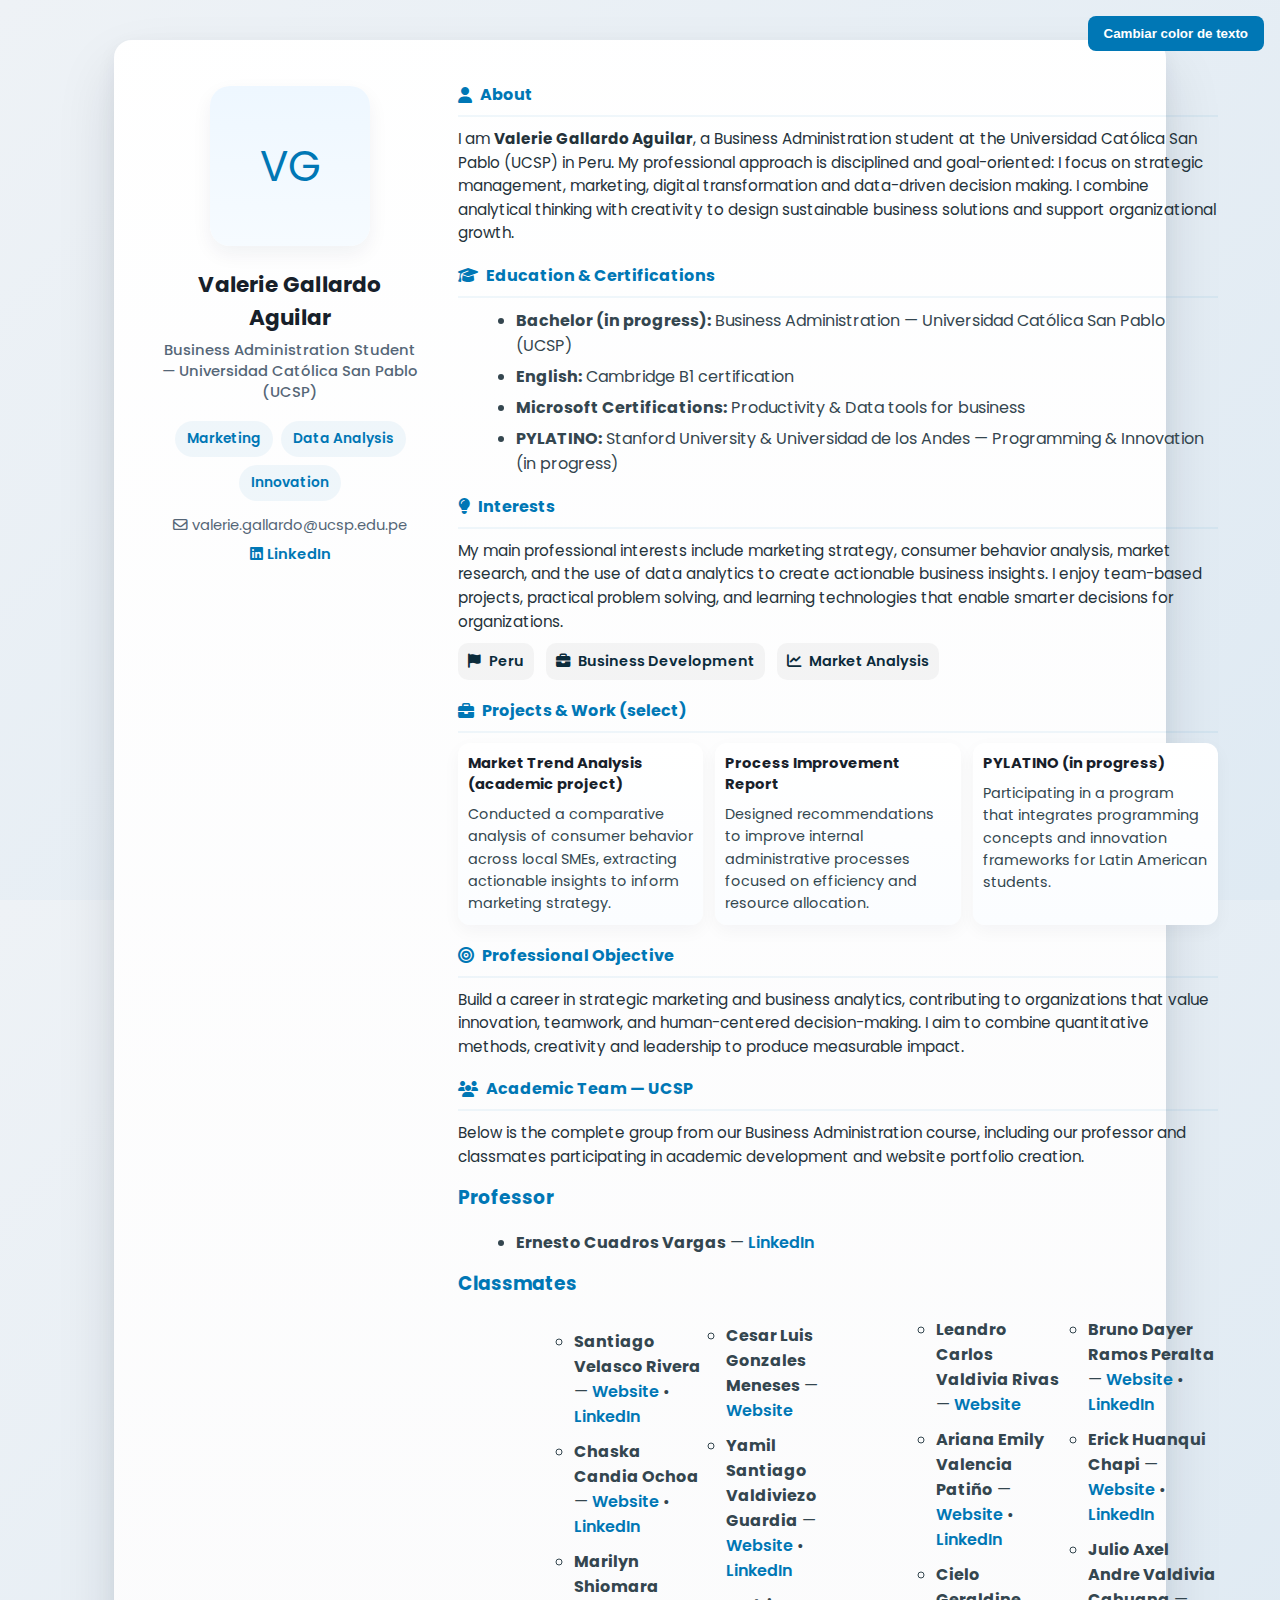
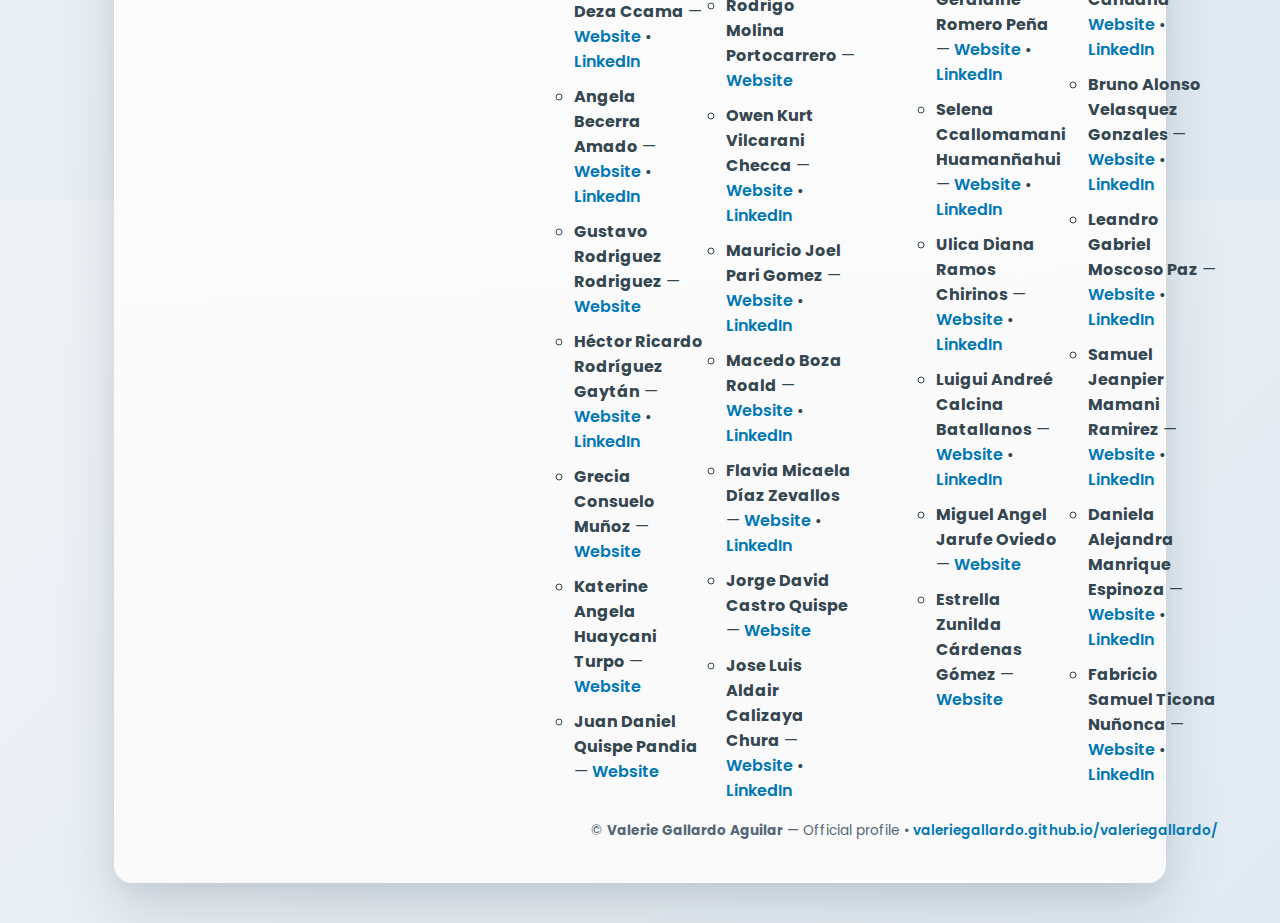
<file: index.html>
<!DOCTYPE html>
<html lang="en">
<head>
  <meta charset="utf-8" />
  <meta name="viewport" content="width=device-width,initial-scale=1" />
  <title>Valerie Gallardo Aguilar | Business Administration Student UCSP</title>

  <!-- Basic SEO -->
  <meta name="description" content="Official profile of Valerie Gallardo Aguilar — Business Administration student at Universidad Católica San Pablo (UCSP). Interests: marketing, data analysis, strategic management and innovation. Portfolio, education and contact." />
  <meta name="keywords" content="Valerie Gallardo Aguilar, Valerie Gallardo, UCSP, Business Administration, Marketing, Data Analysis, PYLATINO" />
  <meta name="author" content="Valerie Gallardo Aguilar" />
  <meta name="robots" content="index, follow" />

  <!-- Open Graph -->
  <meta property="og:title" content="Valerie Gallardo Aguilar — Official Profile" />
  <meta property="og:description" content="Business Administration student at UCSP. Portfolio, academic background, certifications and interests in business innovation." />
  <meta property="og:type" content="website" />
  <meta property="og:url" content="https://valeriegallardo.github.io/valeriegallardo/" />
  <meta property="og:site_name" content="Valerie Gallardo Aguilar — Official" />

  <!-- Twitter card -->
  <meta name="twitter:card" content="summary_large_image" />
  <meta name="twitter:title" content="Valerie Gallardo Aguilar — Official Profile" />
  <meta name="twitter:description" content="Business Administration student at UCSP. Portfolio, academic background, certifications and interests in business innovation." />

  <!-- Fonts & Icons -->
  <link href="https://fonts.googleapis.com/css2?family=Poppins:wght@300;400;600;700&display=swap" rel="stylesheet" />
  <link rel="stylesheet" href="https://cdnjs.cloudflare.com/ajax/libs/font-awesome/6.5.0/css/all.min.css" />

  <!-- Structured Data (JSON-LD) -->
  <script type="application/ld+json">
  {
    "@context": "https://schema.org",
    "@type": "Person",
    "name": "Valerie Gallardo Aguilar",
    "url": "https://valeriegallardo.github.io/valeriegallardo/",
    "sameAs": [
      "https://www.linkedin.com/in/valerie-gallardo/",
      "https://www.linkedin.com/in/ecuadrosv/"
    ],
    "jobTitle": "Business Administration Student",
    "affiliation": {
      "@type": "CollegeOrUniversity",
      "name": "Universidad Católica San Pablo (UCSP)"
    },
    "description": "Business Administration student at UCSP with interests in marketing, data-driven decision-making, innovation, and strategic management."
  }
  </script>

  <style>
    :root{
      --bg1: #eef2f6;
      --bg2: #dfeaf3;
      --card-bg: #ffffff;
      --accent: #0077b5;
      --muted: #556677;
      --radius: 18px;
      font-family: 'Poppins', system-ui, -apple-system, 'Segoe UI', Roboto, 'Helvetica Neue', Arial;
    }

    html,body{
      height:100%;
      margin:0;
      background: linear-gradient(135deg,var(--bg1),var(--bg2));
      -webkit-font-smoothing:antialiased;
      -moz-osx-font-smoothing:grayscale;
      color:#17202a;
    }

    /* Centering container */
    .stage{
      min-height:100vh;
      display:flex;
      align-items:center;
      justify-content:center;
      padding:40px 20px;
    }

    /* Floating card */
    .float-card{
      width: 980px;
      max-width: 96%;
      background: linear-gradient(180deg, rgba(255,255,255,0.98), rgba(250,250,251,0.98));
      border-radius: var(--radius);
      box-shadow: 0 30px 60px rgba(6,24,44,0.12), 0 8px 20px rgba(14,40,60,0.06);
      padding: 36px;
      transform-origin: center;
      animation: float 6s ease-in-out infinite;
      display: grid;
      grid-template-columns: 280px 1fr;
      gap: 26px;
      align-items:start;
    }

    @keyframes float {
      0% { transform: translateY(0px) rotate(0.01deg); }
      50% { transform: translateY(-14px) rotate(-0.2deg); }
      100% { transform: translateY(0px) rotate(0.01deg); }
    }

    /* Profile column */
    .profile {
      padding: 10px;
      text-align:center;
      border-radius: 14px;
    }

    .avatar {
      width:160px;
      height:160px;
      border-radius: 20px;
      background: linear-gradient(180deg,#eef7ff,#f6fbff);
      display:inline-flex;
      align-items:center;
      justify-content:center;
      font-size:42px;
      color:var(--accent);
      box-shadow: 0 8px 20px rgba(9,30,63,0.06);
      margin-bottom:14px;
      overflow:hidden;
    }

    .avatar img{ width:100%; height:100%; object-fit:cover; display:block; }

    h1{
      margin:8px 0 0;
      font-size:1.35rem;
      letter-spacing:0.2px;
    }
    .subtitle{
      margin:6px 0 0;
      font-size:0.92rem;
      color:var(--muted);
      font-weight:500;
    }

    .kpis{
      margin-top:18px;
      display:flex;
      gap:8px;
      justify-content:center;
      flex-wrap:wrap;
    }
    .kpi{
      background: rgba(0,119,181,0.06);
      color:var(--accent);
      padding:8px 12px;
      border-radius:999px;
      font-weight:600;
      font-size:0.86rem;
    }

    /* Main column */
    .main{
      padding:6px 2px;
    }
    .section{
      margin-bottom:18px;
    }

    h2{
      color:var(--accent);
      margin:0 0 10px;
      font-size:1rem;
      display:flex;
      align-items:center;
      gap:8px;
      border-bottom:2px solid rgba(0,119,181,0.06);
      padding-bottom:8px;
    }

    p { line-height:1.55; margin:0 0 10px; color:#24323a; font-size:0.95rem; }

    ul { margin:6px 0 12px 18px; color:#34464f; }
    li { margin:6px 0; }

    a { color:var(--accent); text-decoration:none; font-weight:600; }
    a:hover { text-decoration:underline; }

    /* Compact project cards */
    .projects{
      display:grid;
      grid-template-columns:repeat(auto-fit,minmax(200px,1fr));
      gap:12px;
    }
    .project{
      background:linear-gradient(180deg,#ffffff,#fbfdff);
      border-radius:12px;
      padding:10px;
      box-shadow: 0 6px 18px rgba(8,20,40,0.04);
      font-size:0.92rem;
    }

    .contact-row{
      display:flex;
      gap:12px;
      flex-wrap:wrap;
      align-items:center;
      margin-top:8px;
    }

    .tag{
      display:inline-flex;
      align-items:center;
      gap:8px;
      padding:8px 10px;
      border-radius:10px;
      background: rgba(0,0,0,0.04);
      font-weight:600;
      color:#0b2b3b;
      font-size:0.9rem;
    }

    .team-list{
      columns: 2;
      column-gap: 22px;
    }

    .team-list li{
      break-inside: avoid;
      margin-bottom:10px;
    }

    footer.small{
      margin-top:12px;
      font-size:0.85rem;
      color:var(--muted);
      text-align:right;
    }

    /* Responsive */
    @media (max-width:880px){
      .float-card{ grid-template-columns: 1fr; padding:22px; }
      .avatar{ width:140px; height:140px; margin:0 auto 12px; }
      h1{ font-size:1.2rem; }
      .team-list{ columns:1; }
    }

    /* BOTÓN CAMBIO DE COLOR */
    #colorBtn {
      position: fixed;
      top: 16px;
      right: 16px;
      padding: 10px 16px;
      border: none;
      border-radius: 8px;
      background: var(--accent);
      color: white;
      cursor: pointer;
      font-weight: 600;
      z-index: 1000;
    }
    #colorBtn:hover { opacity: 0.85; }
    body, body * { transition: color 0.5s ease; }
  </style>
</head>
<body>

  <!-- BOTÓN CAMBIO DE COLOR -->
  <button id="colorBtn">Cambiar color de texto</button>

  <div class="stage">
    <article class="float-card" role="article" aria-labelledby="name">
      <!-- Left column: profile -->
      <aside class="profile" aria-label="Profile summary">
        <div class="avatar" aria-hidden="true">
          <span>VG</span>
        </div>

        <h1 id="name">Valerie Gallardo Aguilar</h1>
        <div class="subtitle">Business Administration Student — Universidad Católica San Pablo (UCSP)</div>

        <div class="kpis" aria-hidden="true">
          <div class="kpi">Marketing</div>
          <div class="kpi">Data Analysis</div>
          <div class="kpi">Innovation</div>
        </div>

        <div style="margin-top:14px; font-size:0.92rem; color:var(--muted);">
          <div><i class="fa-regular fa-envelope"></i> valerie.gallardo@ucsp.edu.pe</div>
          <div style="margin-top:8px;">
            <a href="https://www.linkedin.com/in/valerie-gallardo/" target="_blank" rel="noopener noreferrer">
              <i class="fa-brands fa-linkedin"></i> LinkedIn
            </a>
          </div>
        </div>
      </aside>

      <!-- Right column: main content -->
      <main class="main">
        <section class="section" aria-labelledby="about-heading">
          <h2 id="about-heading"><i class="fa-solid fa-user"></i> About</h2>
          <p>
            I am <strong>Valerie Gallardo Aguilar</strong>, a Business Administration student at the Universidad Católica San Pablo (UCSP) in Peru.
            My professional approach is disciplined and goal-oriented: I focus on strategic management, marketing, digital transformation and
            data-driven decision making. I combine analytical thinking with creativity to design sustainable business solutions and support organizational growth.
          </p>
        </section>

        <section class="section" aria-labelledby="education-heading">
          <h2 id="education-heading"><i class="fa-solid fa-graduation-cap"></i> Education & Certifications</h2>
          <ul>
            <li><strong>Bachelor (in progress):</strong> Business Administration — Universidad Católica San Pablo (UCSP)</li>
            <li><strong>English:</strong> Cambridge B1 certification</li>
            <li><strong>Microsoft Certifications:</strong> Productivity & Data tools for business</li>
            <li><strong>PYLATINO:</strong> Stanford University & Universidad de los Andes — Programming & Innovation (in progress)</li>
          </ul>
        </section>

        <section class="section" aria-labelledby="interests-heading">
          <h2 id="interests-heading"><i class="fa-solid fa-lightbulb"></i> Interests</h2>
          <p>
            My main professional interests include marketing strategy, consumer behavior analysis, market research, and the use of data analytics
            to create actionable business insights. I enjoy team-based projects, practical problem solving, and learning technologies that enable smarter
            decisions for organizations.
          </p>
          <div class="contact-row" role="list">
            <span class="tag"><i class="fa-solid fa-flag"></i> Peru</span>
            <span class="tag"><i class="fa-solid fa-briefcase"></i> Business Development</span>
            <span class="tag"><i class="fa-solid fa-chart-line"></i> Market Analysis</span>
          </div>
        </section>

        <section class="section" aria-labelledby="projects-heading">
          <h2 id="projects-heading"><i class="fa-solid fa-briefcase"></i> Projects & Work (select)</h2>

          <div class="projects">
            <div class="project">
              <strong>Market Trend Analysis (academic project)</strong>
              <p style="margin:8px 0 0; font-size:0.9rem; color:#33474f;">
                Conducted a comparative analysis of consumer behavior across local SMEs, extracting actionable insights to inform marketing strategy.
              </p>
            </div>

            <div class="project">
              <strong>Process Improvement Report</strong>
              <p style="margin:8px 0 0; font-size:0.9rem; color:#33474f;">
                Designed recommendations to improve internal administrative processes focused on efficiency and resource allocation.
              </p>
            </div>

            <div class="project">
              <strong>PYLATINO (in progress)</strong>
              <p style="margin:8px 0 0; font-size:0.9rem; color:#33474f;">
                Participating in a program that integrates programming concepts and innovation frameworks for Latin American students.
              </p>
            </div>
          </div>
        </section>

        <section class="section" aria-labelledby="objective-heading">
          <h2 id="objective-heading"><i class="fa-solid fa-bullseye"></i> Professional Objective</h2>
          <p>
            Build a career in strategic marketing and business analytics, contributing to organizations that value innovation, teamwork, and
            human-centered decision-making. I aim to combine quantitative methods, creativity and leadership to produce measurable impact.
          </p>
        </section>

        <!-- Teacher & Classmates (UCSP) -->
        <section class="section" aria-labelledby="team-heading">
          <h2 id="team-heading"><i class="fa-solid fa-users"></i> Academic Team — UCSP</h2>

          <p>
            Below is the complete group from our Business Administration course, including our professor and classmates participating in academic development and website portfolio creation.
          </p>

          <h3 style="margin-top:14px; color:#0077b5;">Professor</h3>
          <ul>
            <li>
              <strong>Ernesto Cuadros Vargas</strong> — 
              <a href="https://www.linkedin.com/in/ecuadrosv/" target="_blank" rel="noopener noreferrer">LinkedIn</a>
            </li>
          </ul>

          <h3 style="margin-top:14px; color:#0077b5;">Classmates</h3>
          <ul class="team-list">
           <ul class="team-list">
  <li><strong>Santiago Velasco Rivera</strong> — <a href="https://svr-glitch.github.io/SANTIAGO-VELASCO-RIVERA/" target="_blank">Website</a> • <a href="https://www.linkedin.com/in/santiago-velasco-rivera/" target="_blank">LinkedIn</a></li>
  <li><strong>Chaska Candia Ochoa</strong> — <a href="https://chaskacandia.github.io/chaskacandiaochoa.github.io/" target="_blank">Website</a> • <a href="https://www.linkedin.com/in/chaska-candia-ochoa-277079386/" target="_blank">LinkedIn</a></li>
  <li><strong>Marilyn Shiomara Deza Ccama</strong> — <a href="https://deza-ccama.github.io/marilyn-shiomara-deza-ccama/" target="_blank">Website</a> • <a href="https://www.linkedin.com/in/marilyn-shiomara-deza-ccama-b7a191335?utm_source=share&utm_campaign=share_via&utm_content=profile&utm_medium=android_app" target="_blank">LinkedIn</a></li>
  <li><strong>Angela Becerra Amado</strong> — <a href="https://angelabecerra-jpg.github.io/pagina-web/" target="_blank">Website</a> • <a href="https://www.linkedin.com/in/angela-becerra-0b6ab6345/" target="_blank">LinkedIn</a></li>
  <li><strong>Gustavo Rodriguez Rodriguez</strong> — <a href="https://gustavorodriguezrodriguez.github.io/pagina-web/" target="_blank">Website</a></li>
  <li><strong>Héctor Ricardo Rodríguez Gaytán</strong> — <a href="https://hectorrodriguez17.github.io/mywebhr/" target="_blank">Website</a> • <a href="https://www.linkedin.com/in/hector-ricardo-rodriguez-gaytan-76639437b?utm_source=share_via&utm_content=profile&utm_medium=member_android" target="_blank">LinkedIn</a></li>
  <li><strong>Grecia Consuelo Muñoz</strong> — <a href="https://greciamunoz-sys.github.io/Grecia-Arianne-Consuelo-Munoz-Ventura/" target="_blank">Website</a></li>
  <li><strong>Katerine Angela Huaycani Turpo</strong> — <a href="https://katerineangelahuaycaniturpo.github.io/pagina-web/" target="_blank">Website</a></li>
  <li><strong>Juan Daniel Quispe Pandia</strong> — <a href="https://juanquispepandia-code.github.io/" target="_blank">Website</a></li>
  <li><strong>Cesar Luis Gonzales Meneses</strong> — <a href="https://cesarluisgonzalesmeneses.github.io/paginaweb/" target="_blank">Website</a></li>
  <li><strong>Yamil Santiago Valdiviezo Guardia</strong> — <a href="https://santiagovaldiviezo10.github.io/santiagovaldiviezo" target="_blank">Website</a> • <a href="https://pe.linkedin.com/in/santiago-valdiviezo-1a4baa380" target="_blank">LinkedIn</a></li>
  <li><strong>Rodrigo Molina Portocarrero</strong> — <a href="https://rodrigomolinap.github.io/RodrigoMolinaP-web/" target="_blank">Website</a></li>
  <li><strong>Owen Kurt Vilcarani Checca</strong> — <a href="https://owenvh.github.io" target="_blank">Website</a> • <a href="https://www.linkedin.com/in/owen-kurt-vilcarani-checca" target="_blank">LinkedIn</a></li>
  <li><strong>Mauricio Joel Pari Gomez</strong> — <a href="https://pari-dot.github.io/Mauricio.github.io/" target="_blank">Website</a> • <a href="https://www.linkedin.com/in/mauricio-joel-pari-gomez-5b234a380/" target="_blank">LinkedIn</a></li>
  <li><strong>Macedo Boza Roald</strong> — <a href="https://roaldmacedo-boza.github.io/roaldmacedo.github.io" target="_blank">Website</a> • <a href="https://www.linkedin.com/in/roald-macedo-boza-a466a4385" target="_blank">LinkedIn</a></li>
  <li><strong>Flavia Micaela Díaz Zevallos</strong> — <a href="https://flaviamicaeladiazzevallos1.github.io/" target="_blank">Website</a> • <a href="https://www.linkedin.com/in/flavia-micaela-d%C3%ADaz-zevallos" target="_blank">LinkedIn</a></li>
  <li><strong>Jorge David Castro Quispe</strong> — <a href="https://jorgecastro-sudo.github.io/Jorge-David-castro-quispe-/" target="_blank">Website</a></li>
  <li><strong>Jose Luis Aldair Calizaya Chura</strong> — <a href="https://josecalizaya-cmyk.github.io/joseluiscalizayachura.github.io/" target="_blank">Website</a> • <a href="https://www.linkedin.com/in/jose-luis-aldair-calizaya-chura-90a23b392/" target="_blank">LinkedIn</a></li>
  <li><strong>Leandro Carlos Valdivia Rivas</strong> — <a href="https://leaovaldiviarivas.github.io/leandro-carlos-valdivia-rivas/" target="_blank">Website</a></li>
  <li><strong>Ariana Emily Valencia Patiño</strong> — <a href="https://arivalencia2025.github.io/Ariana_Emily_Valencia.github.io/" target="_blank">Website</a> • <a href="https://www.linkedin.com/in/ariana-emily-valencia-pati%C3%B1o-ba0135387/" target="_blank">LinkedIn</a></li>
  <li><strong>Cielo Geraldine Romero Peña</strong> — <a href="https://cielogrp.github.io/Cielo-Geraldine-Romero-Pe-a/" target="_blank">Website</a> • <a href="https://www.linkedin.com/in/cielo-geraldine-89a196387" target="_blank">LinkedIn</a></li>
  <li><strong>Selena Ccallomamani Huamanñahui</strong> — <a href="https://selenaccallomamani.github.io/selena.ccallomamani.github.io/" target="_blank">Website</a> • <a href="https://www.linkedin.com/in/selena-ccallomamani-huaman%C3%B1ahui-6b0364311/" target="_blank">LinkedIn</a></li>
  <li><strong>Ulica Diana Ramos Chirinos</strong> — <a href="https://ulicaramos.github.io/Trabajo-Final-CCI-/" target="_blank">Website</a> • <a href="https://linkedin.com/in/ulica-diana-ramos-chirinos-2b888b384" target="_blank">LinkedIn</a></li>
  <li><strong>Luigui Andreé Calcina Batallanos</strong> — <a href="https://luiguicalcina-gif.github.io/Mi-Pagina-Web/" target="_blank">Website</a> • <a href="https://www.linkedin.com/in/luigui-calcina-53849b258?utm_source=share&utm_campaign=share_via&utm_content=profile&utm_medium=android_app" target="_blank">LinkedIn</a></li>
  <li><strong>Miguel Angel Jarufe Oviedo</strong> — <a href="https://miguel-jarufe.github.io/Miguel-Angel-Jarufe-Oviedo/" target="_blank">Website</a></li>
  <li><strong>Estrella Zunilda Cárdenas Gómez</strong> — <a href="https://starzcg.github.io/Estrella-Cardenas/" target="_blank">Website</a></li>
  <li><strong>Bruno Dayer Ramos Peralta</strong> — <a href="https://bdramosperalta.github.io/brunodayerramosperalta.io/" target="_blank">Website</a> • <a href="https://www.linkedin.com/in/bruno-ramos-peralta-b92b07385" target="_blank">LinkedIn</a></li>
  <li><strong>Erick Huanqui Chapi</strong> — <a href="https://erickhuanquichapi.github.io/paginaweb.io/" target="_blank">Website</a> • <a href="https://www.linkedin.com/in/erick-huanqui-chapi" target="_blank">LinkedIn</a></li>
  <li><strong>Julio Axel Andre Valdivia Cahuana</strong> — <a href="https://julio08val.github.io/Julio-Valdivia-Pagina-WEB/" target="_blank">Website</a> • <a href="https://www.linkedin.com/in/julio-valdivia-17526b28b/" target="_blank">LinkedIn</a></li>
  <li><strong>Bruno Alonso Velasquez Gonzales</strong> — <a href="https://brunovelasquez1801.github.io/brunovelasquez18.github.io/" target="_blank">Website</a> • <a href="https://www.linkedin.com/in/bruno-alonso-velasquez-gonzales-47b96139a" target="_blank">LinkedIn</a></li>
  <li><strong>Leandro Gabriel Moscoso Paz</strong> — <a href="https://leandromoscoso-max.github.io/" target="_blank">Website</a> • <a href="https://www.linkedin.com/in/leandro-gabriel-moscoso-paz-6795852a5?utm_source=share&utm_campaign=share_via&utm_content=profile&utm_medium=ios_app" target="_blank">LinkedIn</a></li>
  <li><strong>Samuel Jeanpier Mamani Ramirez</strong> — <a href="https://samueljeanpiermamaniramirez.github.io/Samuel-Jeanpier-Mamani-Ramirez/4" target="_blank">Website</a> • <a href="https://www.linkedin.com/in/samuel-jeanpier-mamani-ramírez-aa0258277" target="_blank">LinkedIn</a></li>
  <li><strong>Daniela Alejandra Manrique Espinoza</strong> — <a href="https://danielamanrique-art.github.io/danielamanrique/" target="_blank">Website</a> • <a href="https://linkedin.com/in/daniela-alejandra-manrique-espinoza-6678a039a" target="_blank">LinkedIn</a></li>
  <li><strong>Fabricio Samuel Ticona Nuñonca</strong> — <a href="https://fabricioticona.github.io/1/" target="_blank">Website</a> • <a href="https://www.linkedin.com/in/fabricio-samuel-ticona-nu%C3%B1onca-14b713385/?originalSubdomain=pe" target="_blank">LinkedIn</a></li>
</ul>

          </ul>
        </section>

        <footer class="small" aria-label="Footer">
          © <strong>Valerie Gallardo Aguilar</strong> — Official profile • <a href="https://valeriegallardo.github.io/valeriegallardo/">valeriegallardo.github.io/valeriegallardo/</a>
        </footer>
      </main>
    </article>
  </div>

  <script>
    const colors = ['#ff8c00', '#ff69b4', '#bfff00', '#00d4ff', '#000000', '#8b4513', '#0077b5'];
    let index = 0;
    const btn = document.getElementById('colorBtn');

    btn.addEventListener('click', () => {
      const allElements = document.body.querySelectorAll('*');
      allElements.forEach(el => {
        if (getComputedStyle(el).color) el.style.color = colors[index];
        if (el.tagName === 'A') el.style.color = colors[index];
        if (el.classList.contains('kpi') || el.classList.contains('subtitle') || el.classList.contains('avatar')) {
          el.style.color = colors[index];
        }
      });
      document.documentElement.style.setProperty('--accent', colors[index]);
      index = (index + 1) % colors.length;
    });
  </script>

</body>
</html>
</file>
